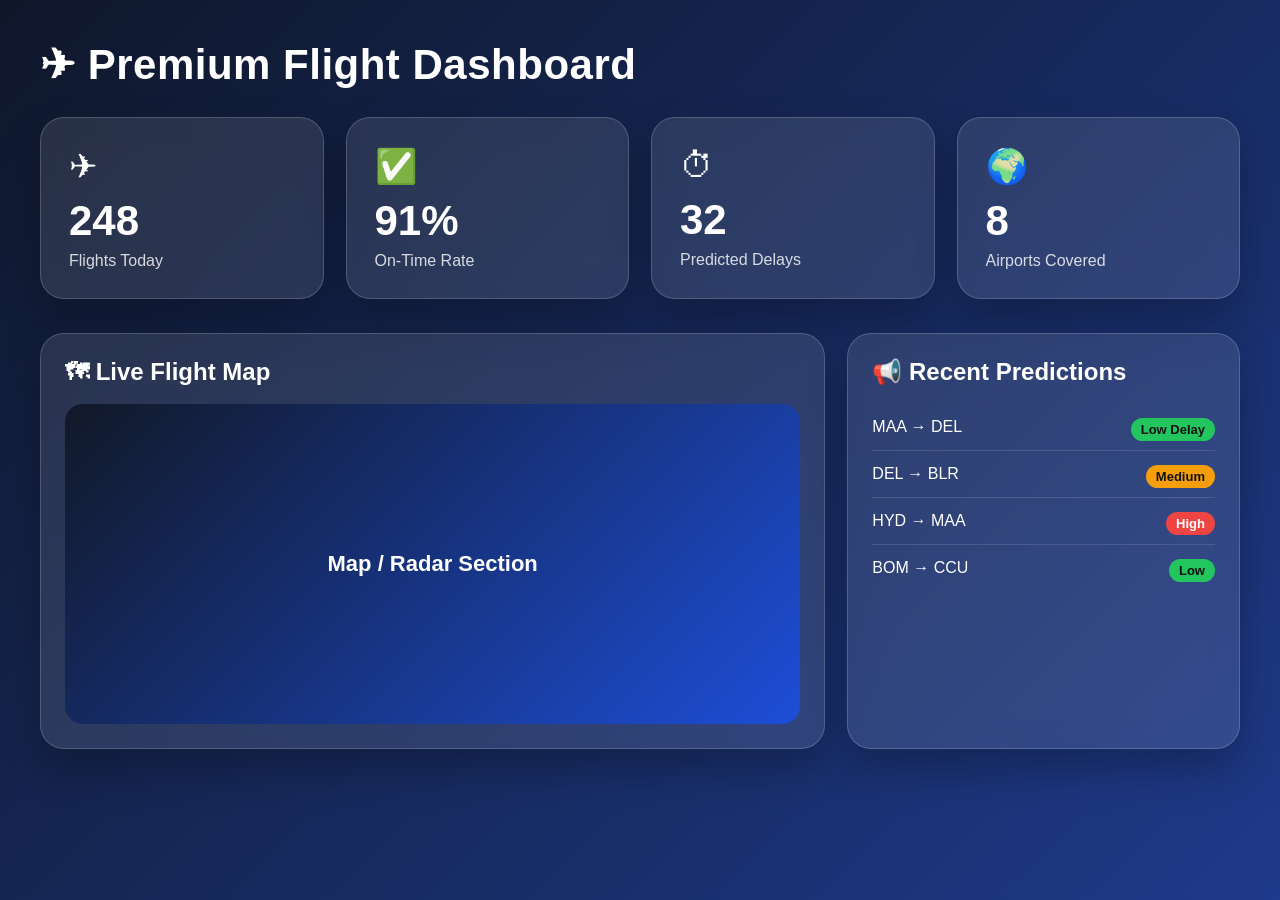
<file: templates/dashboard.html>
<!DOCTYPE html>
<html lang="en">
<head>
<meta charset="UTF-8">
<meta name="viewport" content="width=device-width, initial-scale=1.0">
<title>Premium Dashboard</title>

<style>
*{
    margin:0;
    padding:0;
    box-sizing:border-box;
}

body{
    font-family:'Segoe UI',sans-serif;
    background:linear-gradient(135deg,#0f172a,#1e3a8a);
    min-height:100vh;
    color:#fff;
    padding:40px;
}

.title{
    font-size:42px;
    font-weight:900;
    margin-bottom:28px;
    letter-spacing:.5px;
}

.grid{
    display:grid;
    grid-template-columns:repeat(auto-fit,minmax(260px,1fr));
    gap:22px;
}

.card{
    background:rgba(255,255,255,.10);
    backdrop-filter:blur(14px);
    border:1px solid rgba(255,255,255,.18);
    border-radius:24px;
    padding:28px;
    box-shadow:0 20px 40px rgba(0,0,0,.25);
    transition:.3s;
}

.card:hover{
    transform:translateY(-6px);
    box-shadow:0 28px 50px rgba(0,0,0,.35);
}

.icon{
    font-size:34px;
    margin-bottom:14px;
}

.num{
    font-size:42px;
    font-weight:900;
    line-height:1;
}

.label{
    margin-top:10px;
    font-size:16px;
    color:rgba(255,255,255,.82);
}

.section{
    margin-top:34px;
}

.large-grid{
    display:grid;
    grid-template-columns:2fr 1fr;
    gap:22px;
}

.panel{
    background:rgba(255,255,255,.10);
    backdrop-filter:blur(14px);
    border:1px solid rgba(255,255,255,.18);
    border-radius:24px;
    padding:24px;
    box-shadow:0 20px 40px rgba(0,0,0,.25);
}

.panel-title{
    font-size:24px;
    font-weight:800;
    margin-bottom:18px;
}

.map-box{
    height:320px;
    border-radius:18px;
    background:linear-gradient(135deg,#111827,#1d4ed8);
    display:flex;
    align-items:center;
    justify-content:center;
    font-size:22px;
    font-weight:700;
}

.list-item{
    padding:14px 0;
    border-bottom:1px solid rgba(255,255,255,.12);
    font-size:16px;
}

.list-item:last-child{
    border-bottom:none;
}

.badge{
    float:right;
    padding:4px 10px;
    border-radius:999px;
    font-size:13px;
    font-weight:700;
    background:#22c55e;
    color:#111;
}

.warn{ background:#f59e0b; }
.danger{ background:#ef4444; color:#fff; }

@media(max-width:980px){
    .large-grid{
        grid-template-columns:1fr;
    }
}
</style>
</head>

<body>

<div class="title">✈ Premium Flight Dashboard</div>

<!-- TOP CARDS -->
<div class="grid">

<div class="card">
<div class="icon">✈</div>
<div class="num">248</div>
<div class="label">Flights Today</div>
</div>

<div class="card">
<div class="icon">✅</div>
<div class="num">91%</div>
<div class="label">On-Time Rate</div>
</div>

<div class="card">
<div class="icon">⏱</div>
<div class="num">32</div>
<div class="label">Predicted Delays</div>
</div>

<div class="card">
<div class="icon">🌍</div>
<div class="num">8</div>
<div class="label">Airports Covered</div>
</div>

</div>

<!-- SECOND SECTION -->
<div class="section">
<div class="large-grid">

<div class="panel">
<div class="panel-title">🗺 Live Flight Map</div>
<div class="map-box">
Map / Radar Section
</div>
</div>

<div class="panel">
<div class="panel-title">📢 Recent Predictions</div>

<div class="list-item">
MAA → DEL
<span class="badge">Low Delay</span>
</div>

<div class="list-item">
DEL → BLR
<span class="badge warn">Medium</span>
</div>

<div class="list-item">
HYD → MAA
<span class="badge danger">High</span>
</div>

<div class="list-item">
BOM → CCU
<span class="badge">Low</span>
</div>

</div>

</div>
</div>

</body>
</html>
</file>
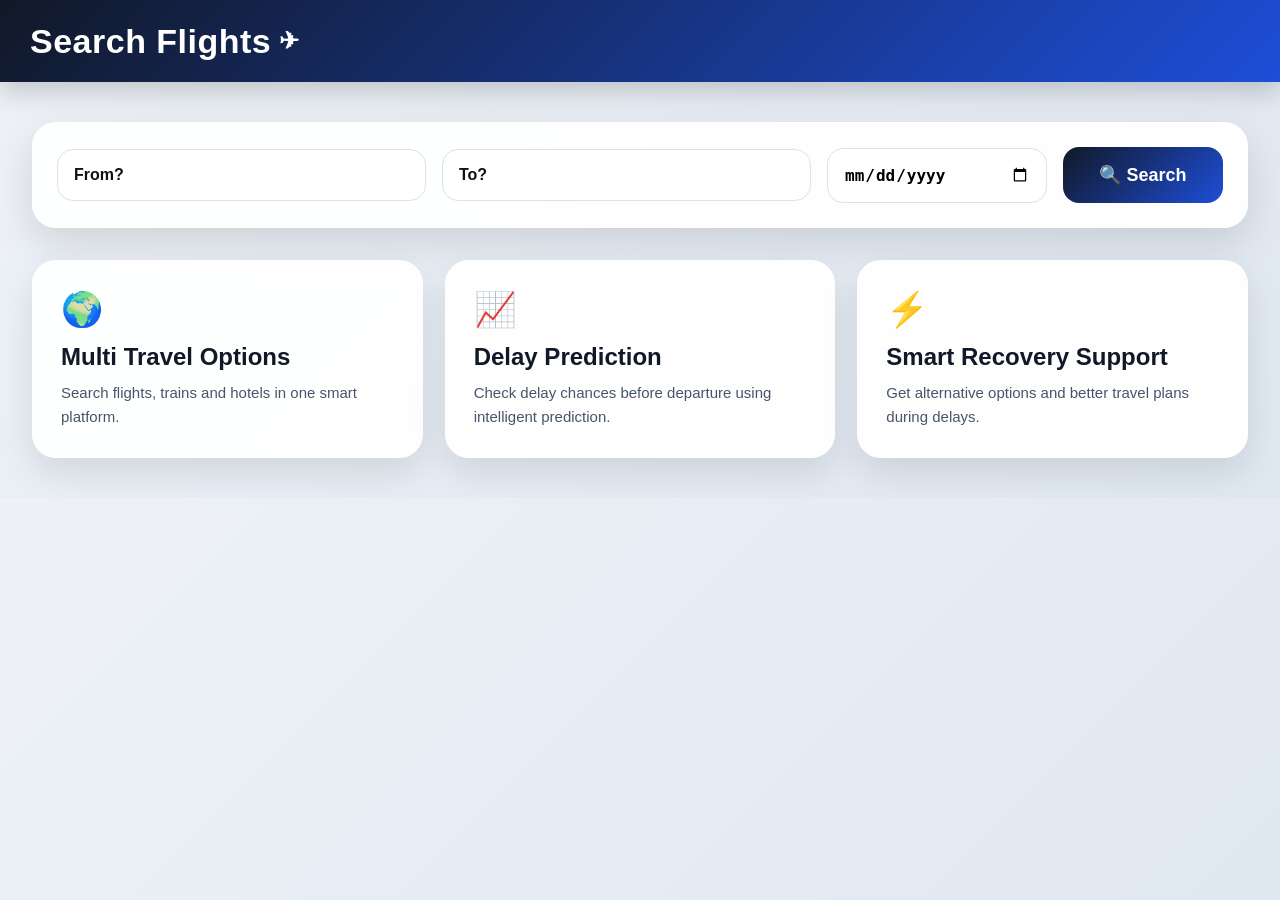
<file: templates/search.html>
<!-- templates/search.html -->

<!DOCTYPE html>
<html>
<head>
<title>Search Flights</title>

<style>
*{
    margin:0;
    padding:0;
    box-sizing:border-box;
}

body{
    font-family:'Segoe UI',sans-serif;
    background:linear-gradient(135deg,#eef2f7,#dfe7f1);
}

/* TOP BAR */
.topbar{
    background:linear-gradient(135deg,#111827,#1d4ed8);
    height:82px;
    display:flex;
    align-items:center;
    padding:0 30px;
    font-size:34px;
    font-weight:800;
    color:#fff;
    letter-spacing:.5px;
    box-shadow:0 10px 25px rgba(0,0,0,.18);
}

.topbar span{
    font-size:24px;
    margin-left:8px;
}

/* MAIN WRAPPER */
.wrapper{
    width:95%;
    max-width:1280px;
    margin:40px auto;
}

/* SEARCH BOX */
.search-box{
    background:rgba(255,255,255,.95);
    border-radius:24px;
    box-shadow:0 15px 40px rgba(0,0,0,.12);
    padding:24px;
    display:grid;
    grid-template-columns:1fr 1fr 220px 160px;
    gap:16px;
    align-items:center;
    border:1px solid rgba(255,255,255,.7);
}

/* SELECTORS */
.selector{
    position:relative;
}

.select-btn{
    width:100%;
    padding:16px;
    border:1px solid #dbe2ea;
    border-radius:16px;
    background:#fff;
    cursor:pointer;
    font-size:16px;
    text-align:left;
    font-weight:600;
    color:#111;
    transition:.25s;
}

.select-btn:hover{
    border-color:#2563eb;
    box-shadow:0 0 0 4px rgba(37,99,235,.08);
}

/* DROPDOWN */
.dropdown{
    position:absolute;
    top:64px;
    left:0;
    width:100%;
    max-height:420px;
    overflow-y:auto;
    background:white;
    border-radius:18px;
    box-shadow:0 18px 35px rgba(0,0,0,.18);
    display:none;
    z-index:1000;
}

.dropdown.active{
    display:block;
}

.airport-item{
    display:flex;
    gap:12px;
    align-items:center;
    padding:14px;
    cursor:pointer;
    border-bottom:1px solid #f1f1f1;
    transition:.2s;
}

.airport-item:hover{
    background:#f8fafc;
}

.airport-item img{
    width:58px;
    height:58px;
    object-fit:cover;
    border-radius:12px;
}

.airport-title{
    font-size:16px;
    font-weight:700;
    color:#111;
}

.airport-sub{
    font-size:13px;
    color:#666;
    margin-top:4px;
}

/* DATE */
.date-box input{
    width:100%;
    padding:16px;
    border:1px solid #dbe2ea;
    border-radius:16px;
    font-size:16px;
    font-weight:600;
}

/* SEARCH BUTTON */
.search-btn{
    height:56px;
    border:none;
    border-radius:16px;
    background:linear-gradient(135deg,#111827,#1d4ed8);
    color:#fff;
    font-size:18px;
    font-weight:800;
    cursor:pointer;
    transition:.25s;
}

.search-btn:hover{
    transform:translateY(-2px);
    box-shadow:0 12px 25px rgba(0,0,0,.18);
}

/* PREMIUM FEATURES SECTION */
.hero{
    margin-top:32px;
    display:grid;
    grid-template-columns:repeat(auto-fit,minmax(280px,1fr));
    gap:22px;
}

.card{
    background:rgba(255,255,255,.95);
    border-radius:24px;
    padding:28px;
    box-shadow:0 15px 35px rgba(0,0,0,.10);
    border:1px solid rgba(255,255,255,.7);
    transition:.3s;
}

.card:hover{
    transform:translateY(-5px);
    box-shadow:0 20px 40px rgba(0,0,0,.14);
}

.icon{
    font-size:34px;
    margin-bottom:14px;
}

.city{
    font-size:24px;
    font-weight:800;
    color:#111827;
    margin-bottom:10px;
}

.desc{
    font-size:15px;
    color:#475569;
    line-height:1.6;
}

/* MOBILE */
@media(max-width:950px){
    .search-box{
        grid-template-columns:1fr;
    }

    .search-btn{
        width:100%;
    }

    .topbar{
        font-size:28px;
    }
}
</style>
</head>

<body>

<div class="topbar">
Search Flights<span>✈</span>
</div>

<div class="wrapper">

<form action="/search_flights" method="get">

<div class="search-box">

    <div class="selector">
        <button type="button" class="select-btn" onclick="toggleDrop('originDrop')" id="originBtn">
            From?
        </button>

        <div class="dropdown" id="originDrop"></div>

        <input type="hidden" name="origin" id="originInput" required>
    </div>

    <div class="selector">
        <button type="button" class="select-btn" onclick="toggleDrop('destDrop')" id="destBtn">
            To?
        </button>

        <div class="dropdown" id="destDrop"></div>

        <input type="hidden" name="destination" id="destInput" required>
    </div>

    <div class="date-box">
        <input type="date" name="date" required>
    </div>

    <button class="search-btn">🔍 Search</button>

</div>

</form>

<!-- PREMIUM CARDS -->
<div class="hero">

<div class="card">
<div class="icon">🌍</div>
<div class="city">Multi Travel Options</div>
<div class="desc">
Search flights, trains and hotels in one smart platform.
</div>
</div>

<div class="card">
<div class="icon">📈</div>
<div class="city">Delay Prediction</div>
<div class="desc">
Check delay chances before departure using intelligent prediction.
</div>
</div>

<div class="card">
<div class="icon">⚡</div>
<div class="city">Smart Recovery Support</div>
<div class="desc">
Get alternative options and better travel plans during delays.
</div>
</div>

</div>

<script>
const airports = [
{code:"MAA",name:"Chennai",img:"/static/chennai.jpg"},
{code:"DEL",name:"New Delhi",img:"/static/delhi.jpg"},
{code:"BOM",name:"Mumbai",img:"/static/mumbai.jpg"},
{code:"BLR",name:"Bengaluru",img:"/static/bangalore.jpg"},
{code:"HYD",name:"Hyderabad",img:"/static/hyd.jpg"},
{code:"CCU",name:"Kolkata",img:"/static/kolkata.jpg"},
{code:"AMD",name:"Ahmedabad",img:"/static/amd.jpg"},
{code:"COK",name:"Kochi",img:"/static/kochi.jpg"}
];

function buildDropdown(id,targetBtn,targetInput){
    const box = document.getElementById(id);

    airports.forEach(a=>{
        const item = document.createElement("div");
        item.className="airport-item";

        item.innerHTML = `
            <img src="${a.img}">
            <div>
                <div class="airport-title">${a.name} (${a.code})</div>
                <div class="airport-sub">Airport</div>
            </div>
        `;

        item.onclick = ()=>{
            document.getElementById(targetBtn).innerText =
                a.name + " (" + a.code + ")";
            document.getElementById(targetInput).value = a.code;
            box.classList.remove("active");
        };

        box.appendChild(item);
    });
}

function toggleDrop(id){
    document.querySelectorAll(".dropdown").forEach(d=>d.classList.remove("active"));
    document.getElementById(id).classList.toggle("active");
}

buildDropdown("originDrop","originBtn","originInput");
buildDropdown("destDrop","destBtn","destInput");

document.addEventListener("click",function(e){
    if(!e.target.closest(".selector")){
        document.querySelectorAll(".dropdown").forEach(d=>d.classList.remove("active"));
    }
});
</script>

</body>
</html>
</file>
